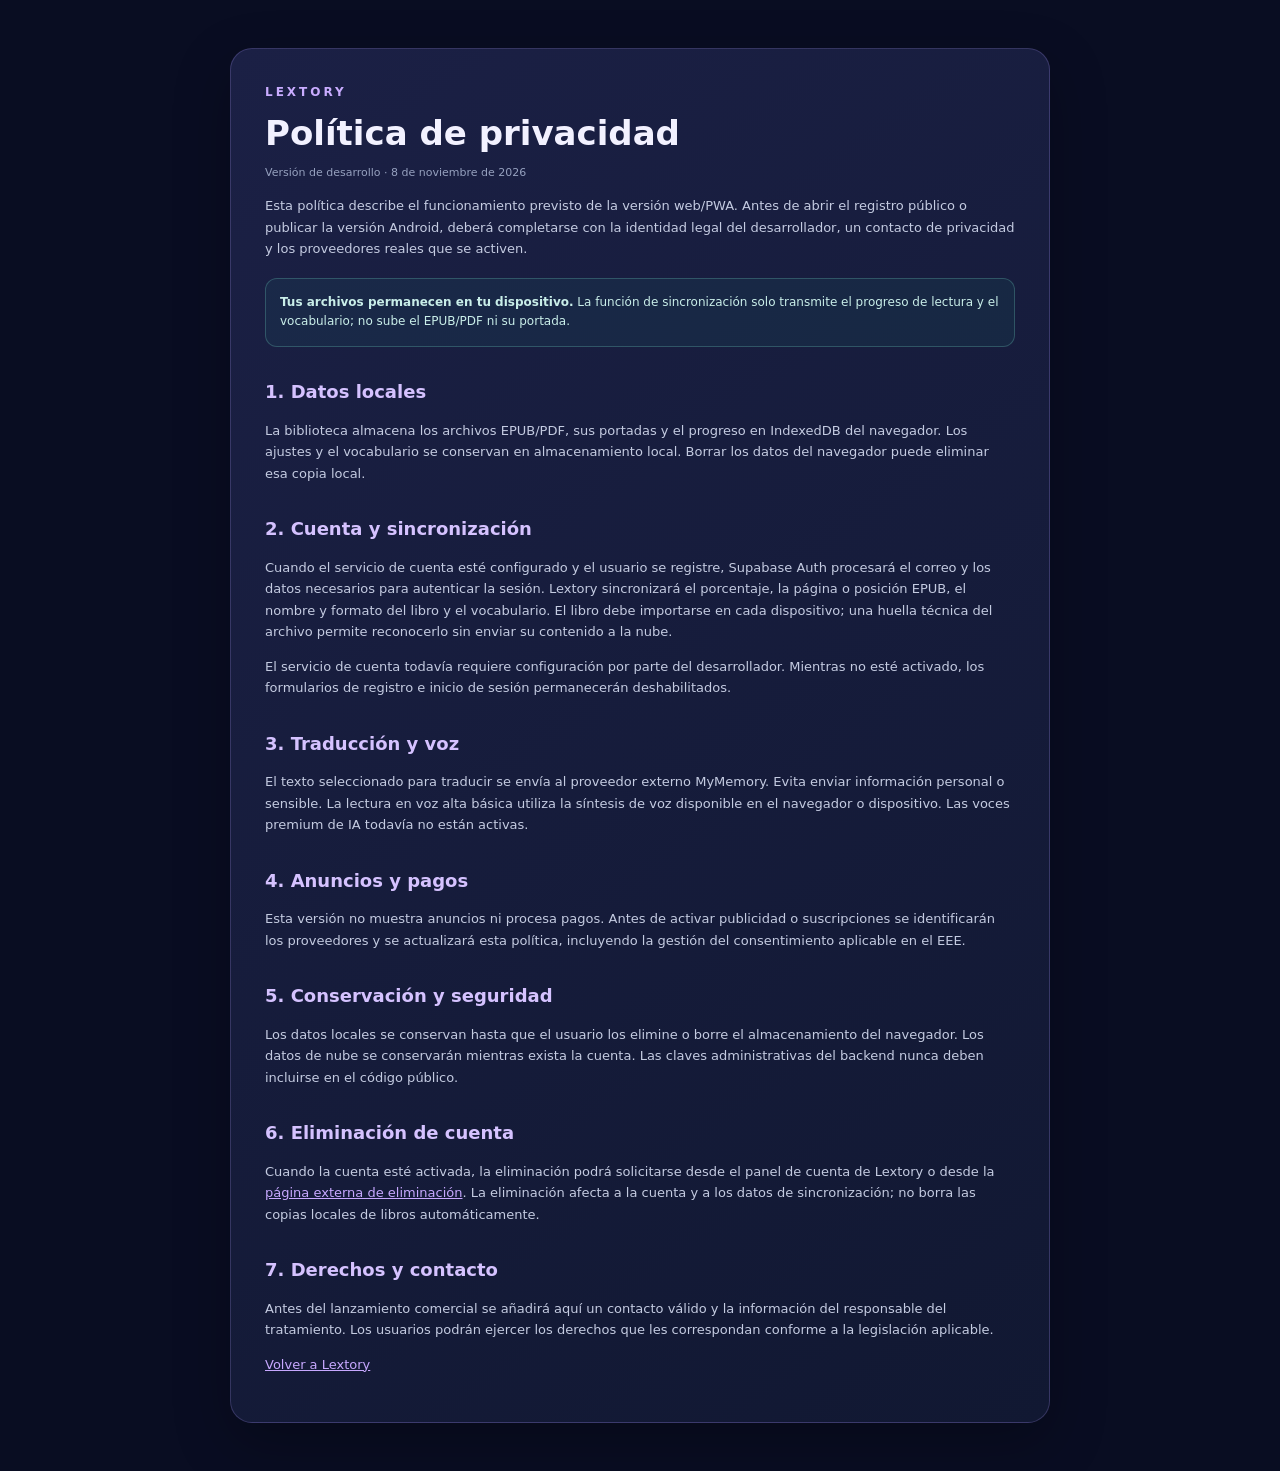
<file: lextory-beta6/privacy.html>
<!doctype html>
<html lang="es"><head><meta charset="utf-8"><meta name="viewport" content="width=device-width,initial-scale=1"><meta name="theme-color" content="#0b1024"><title>Privacidad · Lextory</title>
<style>
:root{color-scheme:dark}*{box-sizing:border-box}body{margin:0;background:#090d22;color:#f2f1ff;font:15px/1.65 Inter,system-ui,sans-serif}main{width:min(820px,calc(100% - 32px));margin:48px auto;padding:34px;border:1px solid rgba(177,155,255,.22);border-radius:22px;background:linear-gradient(145deg,#1b2045,#111832);box-shadow:0 20px 55px rgba(0,0,0,.25)}.brand{color:#c9acff;font-size:12px;font-weight:900;letter-spacing:3px}h1{font-size:34px;line-height:1.1;margin:12px 0}h2{font-size:18px;margin:30px 0 8px;color:#d5c2ff}p,li{color:#c4cbe1;font-size:13px}a{color:#c7a8ff}.notice{margin:18px 0;padding:14px;border:1px solid rgba(120,220,200,.25);border-radius:12px;background:rgba(34,139,125,.1);color:#c9eee9;font-size:12px}.date{color:#96a1bf;font-size:11px}
</style></head><body><main>
<div class="brand">LEXTORY</div><h1>Política de privacidad</h1><p class="date">Versión de desarrollo · 8 de noviembre de 2026</p>
<p>Esta política describe el funcionamiento previsto de la versión web/PWA. Antes de abrir el registro público o publicar la versión Android, deberá completarse con la identidad legal del desarrollador, un contacto de privacidad y los proveedores reales que se activen.</p>
<div class="notice"><strong>Tus archivos permanecen en tu dispositivo.</strong> La función de sincronización solo transmite el progreso de lectura y el vocabulario; no sube el EPUB/PDF ni su portada.</div>
<h2>1. Datos locales</h2><p>La biblioteca almacena los archivos EPUB/PDF, sus portadas y el progreso en IndexedDB del navegador. Los ajustes y el vocabulario se conservan en almacenamiento local. Borrar los datos del navegador puede eliminar esa copia local.</p>
<h2>2. Cuenta y sincronización</h2><p>Cuando el servicio de cuenta esté configurado y el usuario se registre, Supabase Auth procesará el correo y los datos necesarios para autenticar la sesión. Lextory sincronizará el porcentaje, la página o posición EPUB, el nombre y formato del libro y el vocabulario. El libro debe importarse en cada dispositivo; una huella técnica del archivo permite reconocerlo sin enviar su contenido a la nube.</p>
<p>El servicio de cuenta todavía requiere configuración por parte del desarrollador. Mientras no esté activado, los formularios de registro e inicio de sesión permanecerán deshabilitados.</p>
<h2>3. Traducción y voz</h2><p>El texto seleccionado para traducir se envía al proveedor externo MyMemory. Evita enviar información personal o sensible. La lectura en voz alta básica utiliza la síntesis de voz disponible en el navegador o dispositivo. Las voces premium de IA todavía no están activas.</p>
<h2>4. Anuncios y pagos</h2><p>Esta versión no muestra anuncios ni procesa pagos. Antes de activar publicidad o suscripciones se identificarán los proveedores y se actualizará esta política, incluyendo la gestión del consentimiento aplicable en el EEE.</p>
<h2>5. Conservación y seguridad</h2><p>Los datos locales se conservan hasta que el usuario los elimine o borre el almacenamiento del navegador. Los datos de nube se conservarán mientras exista la cuenta. Las claves administrativas del backend nunca deben incluirse en el código público.</p>
<h2>6. Eliminación de cuenta</h2><p>Cuando la cuenta esté activada, la eliminación podrá solicitarse desde el panel de cuenta de Lextory o desde la <a href="./delete-account.html">página externa de eliminación</a>. La eliminación afecta a la cuenta y a los datos de sincronización; no borra las copias locales de libros automáticamente.</p>
<h2>7. Derechos y contacto</h2><p>Antes del lanzamiento comercial se añadirá aquí un contacto válido y la información del responsable del tratamiento. Los usuarios podrán ejercer los derechos que les correspondan conforme a la legislación aplicable.</p>
<p><a href="./">Volver a Lextory</a></p></main></body></html>
</file>
